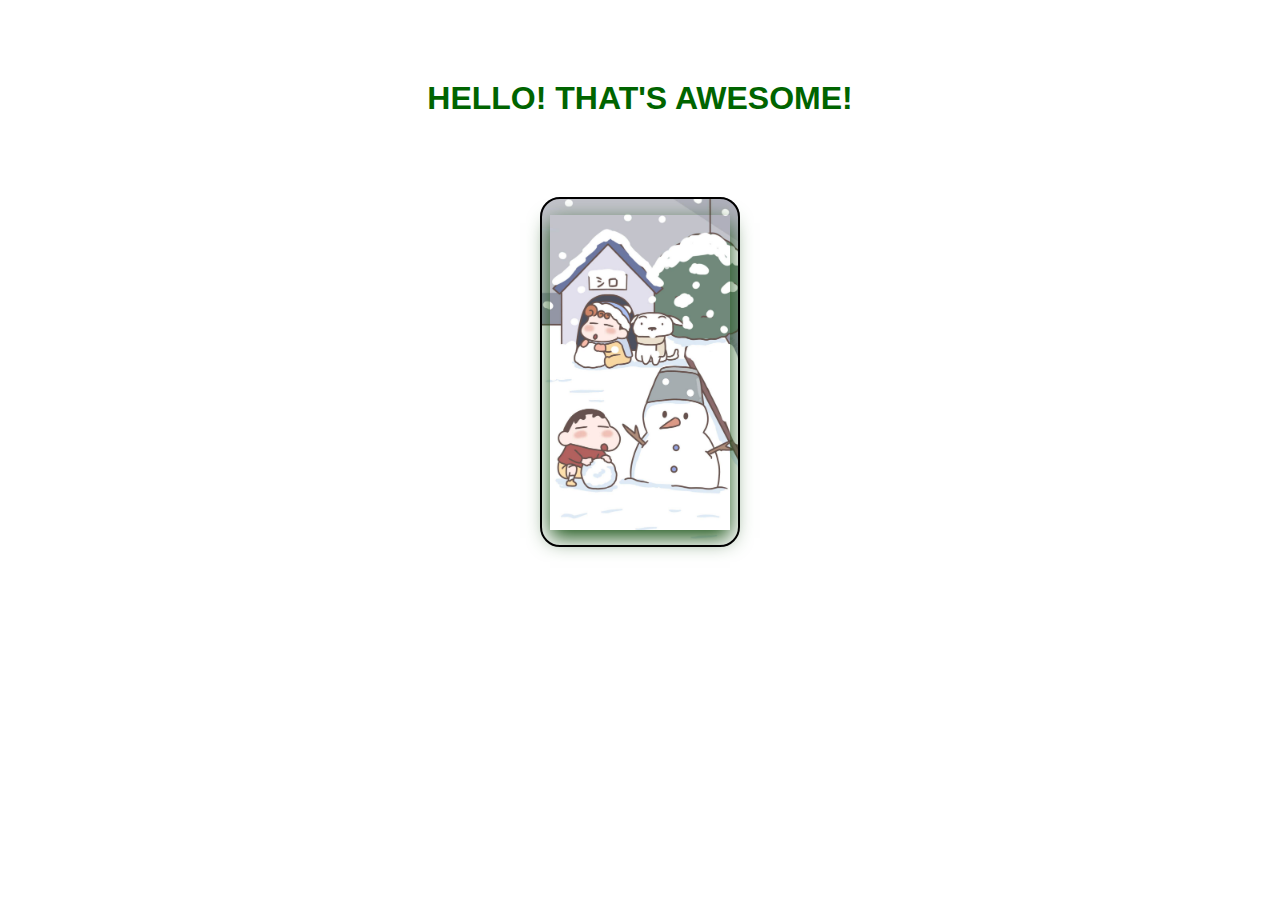
<file: 3D-card-rotation-effect/index.html>
<!DOCTYPE html>
<html lang="en">
<head>
    <meta charset="UTF-8">
    <meta http-equiv="X-UA-Compatible" content="IE=edge">
    <meta name="viewport" content="width=device-width, initial-scale=1.0">
    <link rel="stylesheet" href="style.css">
    <title>Welcome to 3d world</title>
</head>
<body>
    <h1>HELLO! THAT'S AWESOME!</h1>
    <!-- 卡片部分开始 -->
    <div class="card">
        <!-- 卡片渐变层 -->
        <div class="card-shine"></div>
        <!-- 卡片阴影层 -->
        <div class="card-shadow"></div>
        <!-- 卡片图片层 -->
        <div class="card-layer"></div>
    </div>

    <!-- JS部分开始-设置3D旋转效果 -->
    <script>
        // 获取元素
        // 1. 鼠标作用的范围
        const movelimit = document.querySelector('.card')
        // 2. 获取card元素
        const card = document.querySelector('.card')
        // 3. 获取渐变层的元素
        const shine = document.querySelector('.card-shine')

        // 4. 想要图片跟随鼠标旋转，首先需要鼠标坐标
        movelimit.addEventListener('mousemove',(e) => {
            window.requestAnimationFrame(function() {
                // requestAnimationFrame()指定的函数动画
                movecard(e.clientX,e.clientY);
                // 获取鼠标相对于浏览器的动态位置
            })
        }) 
        // 设定速率
        const speed = 5
        // 正式开始控制鼠标的代码
        function movecard(x, y){
            let box = card.getBoundingClientRect()
            // getBoundingClientRect()用于获取页面元素的左、上、下、右分别相对于浏览器的位置
            // 计算坐标
            // 公式：rotateY = (鼠标x坐标 - 元素左上角x坐标 - 元素宽度的一半)deg
            // 计算x的坐标
            let calcX = (y - box.y - (box.height / 2)) / speed
            // 计算y的坐标，网页中的y坐标跟我们显示是相反的，后面*-1
            let calcY = (x - box.x - (box.width / 2)) / speed * -1
            // 随便写一个z坐标
            let calcZ = (box.height * box.y) / 60
            // 根据获取的坐标改变元素的旋转
            // 还要设定一个速率，不然太快了
            card.style.transform = 'rotateX' + '(' + calcX + 'deg' + ')' + 'rotateY' + '(' + calcY + 'deg' + ')'
            // 再进一步添加一点样式，比如来点渐变
            // linear-gradient(70deg, #37544024, rgb(46 119 42 / 22%))
            shine.style.background = 'linear-gradient' + '(' + calcZ + 'deg' + ',' + '#fff' + ',' + 'rgba(46,119,42, 0 )' + ')'
        }
        // 鼠标离开后，要让卡片的位置复原
        movelimit.addEventListener('mouseleave',(e) => {
            window.requestAnimationFrame(function() {
                card.style.transform = 'rotateX' + '(' + 0 + 'deg' + ')' + 'rotateY' + '(' + 0 + 'deg' + ')'
                shine.style.background = 'transparent'
            })
        }) 
    </script>
    <!-- JS部分结束 -->
    <!-- 卡片结束 -->
</body>
</html>
</file>
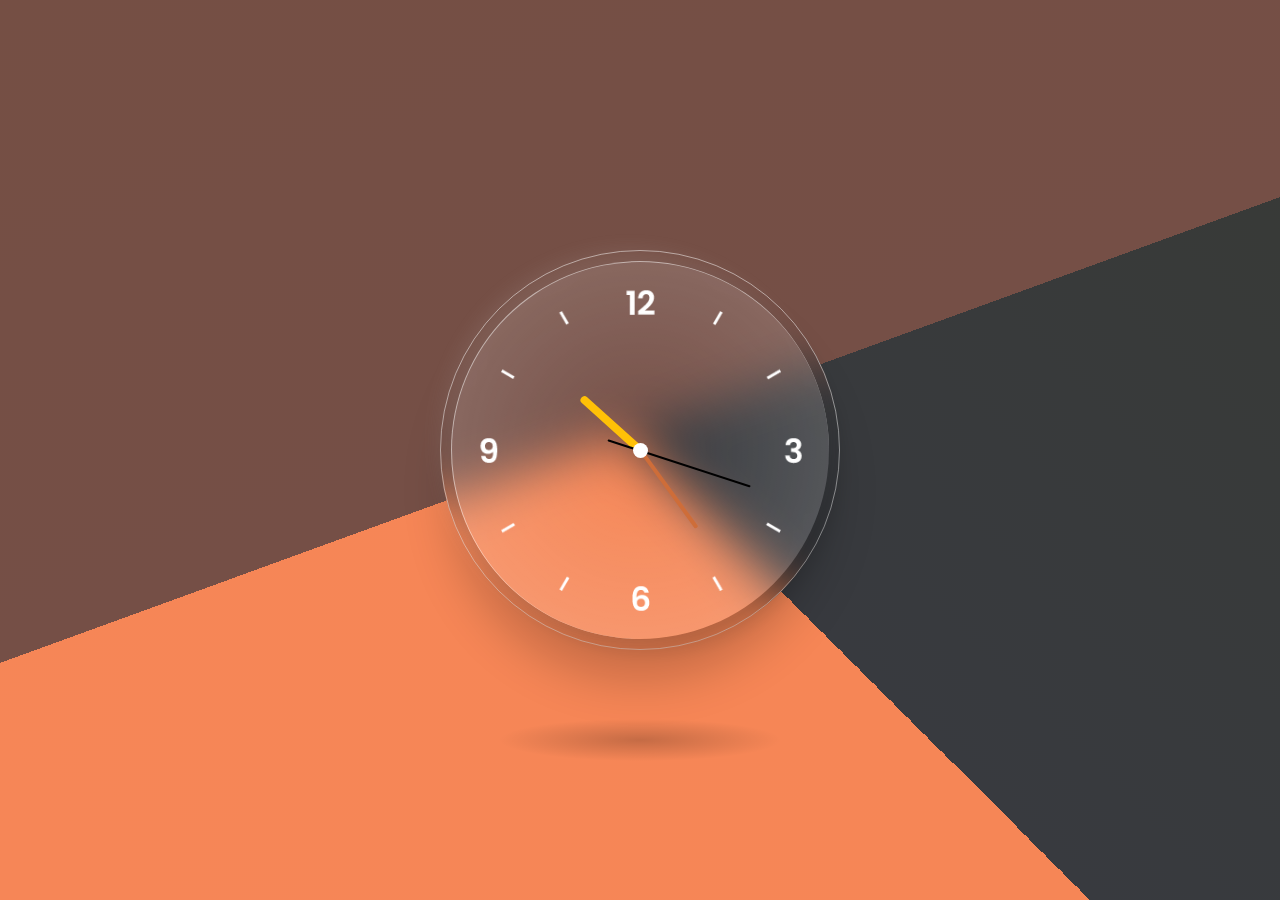
<file: Dynamic-clock/index.html>
<!DOCTYPE html>
<html>
	<head>
		<meta charset="utf-8">
		<title>Dynamic-clock</title>
		<!-- 网页图标 -->
		<link rel="shortcut icon" href="img/icons8-relógio-48.png">
		<!-- 引入样式文件 -->
		<link rel="stylesheet" href="style.css">
	</head>
	<body>
		<div class="container">
			<div class="box">
				<div class="clock">
					<!-- 小时线 -->
					<div class="hour">
						<div class="hr" id="hr"></div>
					</div>
					<!-- 小时线 -->
					<!-- 分钟线 -->
					<div class="min">
						<div class="mn" id="mn"></div>
					</div>
					<!-- 分钟线 -->
					<!-- 秒针线 -->
					<div class="sec">
						<div class="sc" id="sc"></div>
					</div>
					<!-- 秒针线 -->
				</div>
			</div>
		</div>

		<!-- 设置转动效果 -->
		<script>
			const deg = 6;
			const hr = document.querySelector('#hr');
			const mn = document.querySelector('#mn');
			const sc = document.querySelector('#sc');

			setInterval(getTime,1000);
			// 封装成函数，先调用一次：防止刷新出现空白
			function getTime() {
				let day = new Date();
				let mm = day.getMinutes() * deg;
				let hh = day.getHours() * 30 + (mm / 12);
				// 小时要特殊一点，因为在这一小时里面，它也是要转动的
				// console.log(hh);
				let ss = day.getSeconds() * deg;

				hr.style.transform = `rotateZ(${hh}deg)`;
				mn.style.transform = `rotateZ(${mm}deg)`;
				sc.style.transform = `rotateZ(${ss}deg)`;
			};
			getTime();
		</script>
	</body>
</html>
</file>
<file: 3D-card-rotation-effect/style.css>
/* 首先初始化 */
* {
  padding: 0;
  margin: 0;
}
body,
html {
  height: 100vh;
  width: 100vw;
  overflow: hidden;
  /* 开启3D视角 */
  transform-style: preserve-3d;
  /* 随便设置一个景深距离，不合适可以自己改 */
  perspective: 439px;
}

div {
  transform-style: preserve-3d;
  cursor: pointer;
  /* 设置动画：缓入缓出 */
  transition: all 0.2s;
}

/* 设置标题 */
h1 {
  font-family: "Lucida Sans", "Lucida Sans Regular", "Lucida Grande",
    "Lucida Sans Unicode", Geneva, Verdana, sans-serif;
  text-align: center;
  margin-top: 80px;
  color: darkgreen;
}

/* 卡片部分 */
.card {
  /* 卡片宽高 */
  width: 200px;
  height: 350px;
  /* 让卡片去中间 */
  margin: 80px auto;
}

/* 卡片渐变层 */
.card-shine {
  position: absolute;
  top: 0;
  bottom: 0;
  left: 0;
  right: 0;
  /* 创个边框，方便查看 */
  border: 2px solid black;
  /* 让shine位于最上层 */
  z-index: 8;
  border-radius: 20px;
}

/* 卡片阴影层 */
.card-shadow {
  position: absolute;
  top: 5%;
  left: 5%;
  width: 90%;
  height: 90%;
  box-shadow: 0 8px 20px 0 rgba(29, 86, 26);
}

/* 卡片图片层 */
.card-layer {
  position: relative;
  width: 100%;
  height: 100%;
  /* 给个颜色确定卡片位置 */
  background-color: rgb(70, 68, 68);
  border-radius: 20px;
  /* 来张图片 */
  background: url(card.jpeg) no-repeat bottom;
  background-size: 100%;
  overflow: hidden;
  /* 让图层下移 */
  z-index: -2;
}
</file>
<file: Dynamic-clock/style.css>
/* 初始化 */
* {
  margin: 0;
  padding: 0;
  box-sizing: border-box;
}

body {
  display: flex;
  justify-content: center;
  align-items: center;
  min-height: 100vh;
}

/* 给body加一个元素做背景 */
body::before {
  content: "";
  position: absolute;
  top: 0;
  width: 100%;
  height: 100%;
  background: linear-gradient(
    45deg,
    #f68657,
    #f68656 50%,
    #383a3f 50%,
    #383a36
  );
}

/* 可动的背景层 */
body::after {
  content: "";
  position: absolute;
  top: -20px;
  left: 0;
  height: 100%;
  width: 100%;
  background: linear-gradient(
    160deg,
    #754f44,
    #754f46 50%,
    transparent 50%,
    transparent
  );
  /* 动画设置 名称，持续时间，动画效果，无限 */
  animation: animate 5s ease-in-out infinite;
}

@keyframes animate {
  0%,
  100% {
    transform: translateY(10px);
  }
  50% {
    transform: translateY(-10px);
  }
}

.container {
  position: relative;
}

/* 给钟设置影子 */
.container::before {
  content: "";
  position: absolute;
  bottom: -120px;
  width: 100%;
  height: 60px;
  background: radial-gradient(rgba(0, 0, 0, 0.2), transparent, transparent);
  border-radius: 50%;
}

.box {
  position: relative;
  width: 400px;
  height: 400px;
  /* 背景模糊效果 */
  backdrop-filter: blur(25px);
  border-radius: 50%;
  border: 1px solid rgba(255, 255, 255, 0.5);
  /* 给钟设置跟蓝色背景一样的动画 */
  animation: animate 5s ease-in-out infinite;
  animation-delay: -2.5s;
  z-index: 2;
}

/* 设置表盘的样式、阴影 */
.clock {
  position: absolute;
  display: flex;
  justify-content: center;
  align-items: center;
  top: 10px;
  left: 10px;
  right: 10px;
  bottom: 10px;
  background: radial-gradient(transparent, rgba(255, 255, 255, 0.2)),
    url(img/clock.png);
  background-size: cover;
  border-radius: 50%;
  backdrop-filter: blur(25px);
  border: 1px solid rgba(255, 255, 255, 0.5);
  border-bottom: none;
  border-right: none;
  box-shadow: -10px -10px 20px rgba(225, 225, 225, 0.1),
    10px 10px 20px rgba(0, 0, 0, 0.1), 0 40px 50px rgba(0, 0, 0, 0.2);
}

/* 给表盘加中间的圆点 */
.clock::before {
  content: "";
  position: absolute;
  width: 15px;
  height: 15px;
  background-color: #fff;
  border-radius: 50%;
  z-index: 18;
}

/* 设置时针、分针、秒针的位置和大小 */
.hour,
.min,
.sec {
  position: absolute;
}

.hour,
.hr {
  width: 160px;
  height: 160px;
}

.min,
.mn {
  width: 190px;
  height: 190px;
}

.sec,
.sc {
  width: 230px;
  height: 230px;
}

.hr,
.mn,
.sc {
  display: flex;
  justify-content: center;
  position: absolute;
  border-radius: 50%;
}

.hr::before {
  content: "";
  position: absolute;
  width: 8px;
  height: 80px;
  background-color: #ffc107;
  border-radius: 6px;
  z-index: 8;
}

.mn::before {
  content: "";
  position: absolute;
  width: 4px;
  height: 90px;
  background-color: #ce6d39;
  border-radius: 6px;
  z-index: 10;
}

.sc::before {
  content: "";
  position: absolute;
  width: 2px;
  height: 150px;
  background-color: #000;
  border-radius: 6px;
  z-index: 11;
}
</file>
